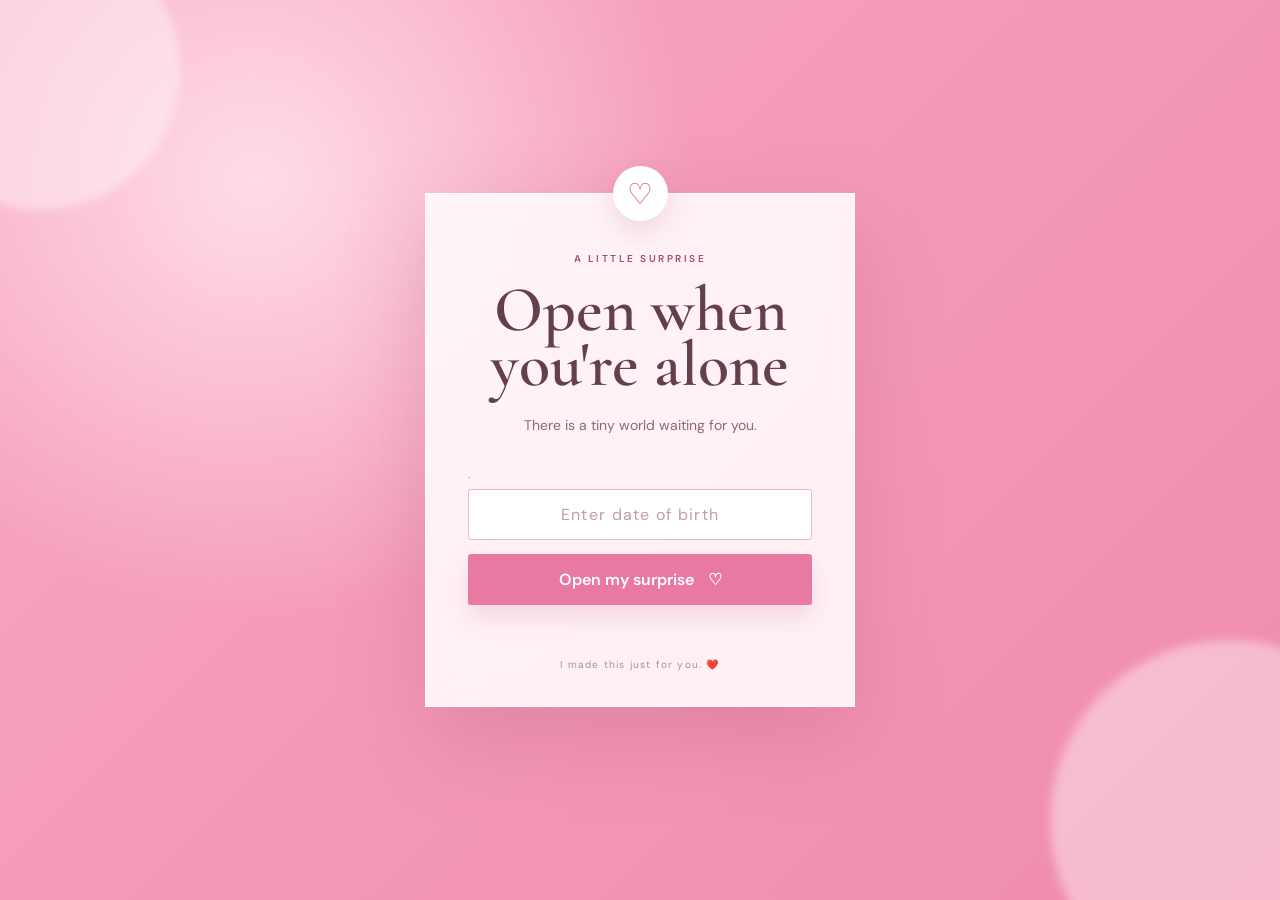
<file: index.html>
<!DOCTYPE html>
<html lang="en">
<head>
    <meta charset="UTF-8">
    <meta name="viewport" content="width=device-width, initial-scale=1.0">

    <title>Happy Birthday Nada ♡</title>

    <link rel="preconnect" href="https://fonts.googleapis.com">
    <link rel="preconnect" href="https://fonts.gstatic.com" crossorigin>

    <link href="https://fonts.googleapis.com/css2?family=Cormorant+Garamond:wght@400;500;600;700&family=DM+Sans:wght@400;500;600&family=Great+Vibes&display=swap" rel="stylesheet">

    <link rel="stylesheet" href="style.css">
</head>

<body>

<!-- =========================================================
     PASSWORD SCREEN
========================================================= -->

<section id="lockScreen" class="screen lock-screen">

    <div class="glow glow-one"></div>
    <div class="glow glow-two"></div>

    <div class="lock-card">

        <div class="heart-badge">♡</div>

        <span class="eyebrow">
            A LITTLE SURPRISE
        </span>

        <h1>
            Open when<br>
            you're alone
        </h1>

        <p>
            There is a tiny world waiting for you.
        </p>

        <form id="unlockForm">

            <label for="password">
               .
            </label>

            <input
                id="password"
                type="password"
                inputmode="numeric"
                autocomplete="off"
                placeholder="Enter date of birth"
                maxlength="16"
                required
            >

            <button type="submit">
                Open my surprise
                <span>♡</span>
            </button>

            <div id="loginError"></div>

        </form>

        <small>
I made this just for you. ❤️        </small>

    </div>

</section>


<!-- =========================================================
     CAKE SCREEN
========================================================= -->

<section id="cakeScene" class="screen cake-scene hidden">

    <div class="scene-title">
     A cake just for you ♡
    </div>

    <div class="cake-hint">
        TAP THE CAKE ♡
    </div>

    <button id="cakeButton" class="cake-button">

        <div class="flame flame1"></div>
        <div class="flame flame2"></div>
        <div class="flame flame3"></div>

        <div class="candle candle1"></div>
        <div class="candle candle2"></div>
        <div class="candle candle3"></div>

        <div class="cake-top">
            ♡
        </div>

        <div class="cake-middle"></div>

        <div class="cake-bottom"></div>

        <div class="plate"></div>

    </button>

    <div id="flowerAnimation"></div>

</section>


<!-- =========================================================
     MAIN WEBSITE
========================================================= -->

<main id="mainSite" class="hidden">


<!-- =========================================================
     HERO
========================================================= -->

<header class="hero">

    <div id="heroPetals"></div>

    <div class="hero-content">

        <span class="eyebrow">
            HAPPY BIRTHDAY NADOD ❤️

        </span>

        <h2>
           HAPPY BIRTHDAY <br>
            <em>Nada❤️</em>
        </h2>

      

        <div class="scroll-cue">
            CHOOSE YOUR LITTLE SURPRISE
            <span>↓</span>
        </div>

    </div>

</header>


<!-- =========================================================
     THREE CHOICES
========================================================= -->

<section id="threeDoors" class="choices-section">

    <div class="section-intro">

        <span class="eyebrow">
            OPEN ONE
        </span>

        <h3>
            Where should we go first?
        </h3>

    </div>


    <div class="choices">


        <!-- OPTION 1 -->

        <button
            class="choice"
            onclick="window.location.href='video.html'"
        >

            <div class="choice-art flowers-choice">

                <strong>01</strong>

                <span>✿</span>
                <span>❀</span>
                <span>✿</span>

            </div>

            <div class="choice-text">

                <small>
                  .
                </small>

                <h4>
                    The song & flowers
                </h4>

                <p>
                    Something soft that reminds me of you.
                </p>

                <b>
                    OPEN THIS PART →
                </b>

            </div>

        </button>



        <!-- OPTION 2 -->

        <button
            class="choice"
            onclick="window.location.href='memories.html'"
        >

            <div class="choice-art memories-choice">

                <strong>02</strong>

                <div class="polaroid p1"></div>
                <div class="polaroid p2"></div>
                <div class="polaroid p3"></div>

            </div>

            <div class="choice-text">

                <small>
                    .
                </small>

                <h4>
                     memories
                </h4>

                <p>
Little memories I never want you to forget.
                </p>

                <b>
                    OPEN THIS PART →
                </b>

            </div>

        </button>



        <!-- OPTION 3 -->

        <button
            class="choice"
            onclick="window.location.href='letter.html'"
        >

            <div class="choice-art letter-choice">

                <strong>03</strong>

                <span>
                    .
                </span>

                <i>
                    Nada
                </i>

            </div>

            <div class="choice-text">

                <small>
                  .
                </small>

                <h4>
                    A letter for you
                </h4>

                <p>
Some things are easier to write down than say.
                </p>

                <b>
                    OPEN THIS PART →
                </b>

            </div>

        </button>


    </div>

</section>


<!-- =========================================================
     BACK BUTTON
========================================================= -->

<div class="back-top">

    <button id="backTop">
        ↑ BACK TO THE THREE DOORS
    </button>

</div>


<script src="script.js"></script>

</body>
</html>
</file>
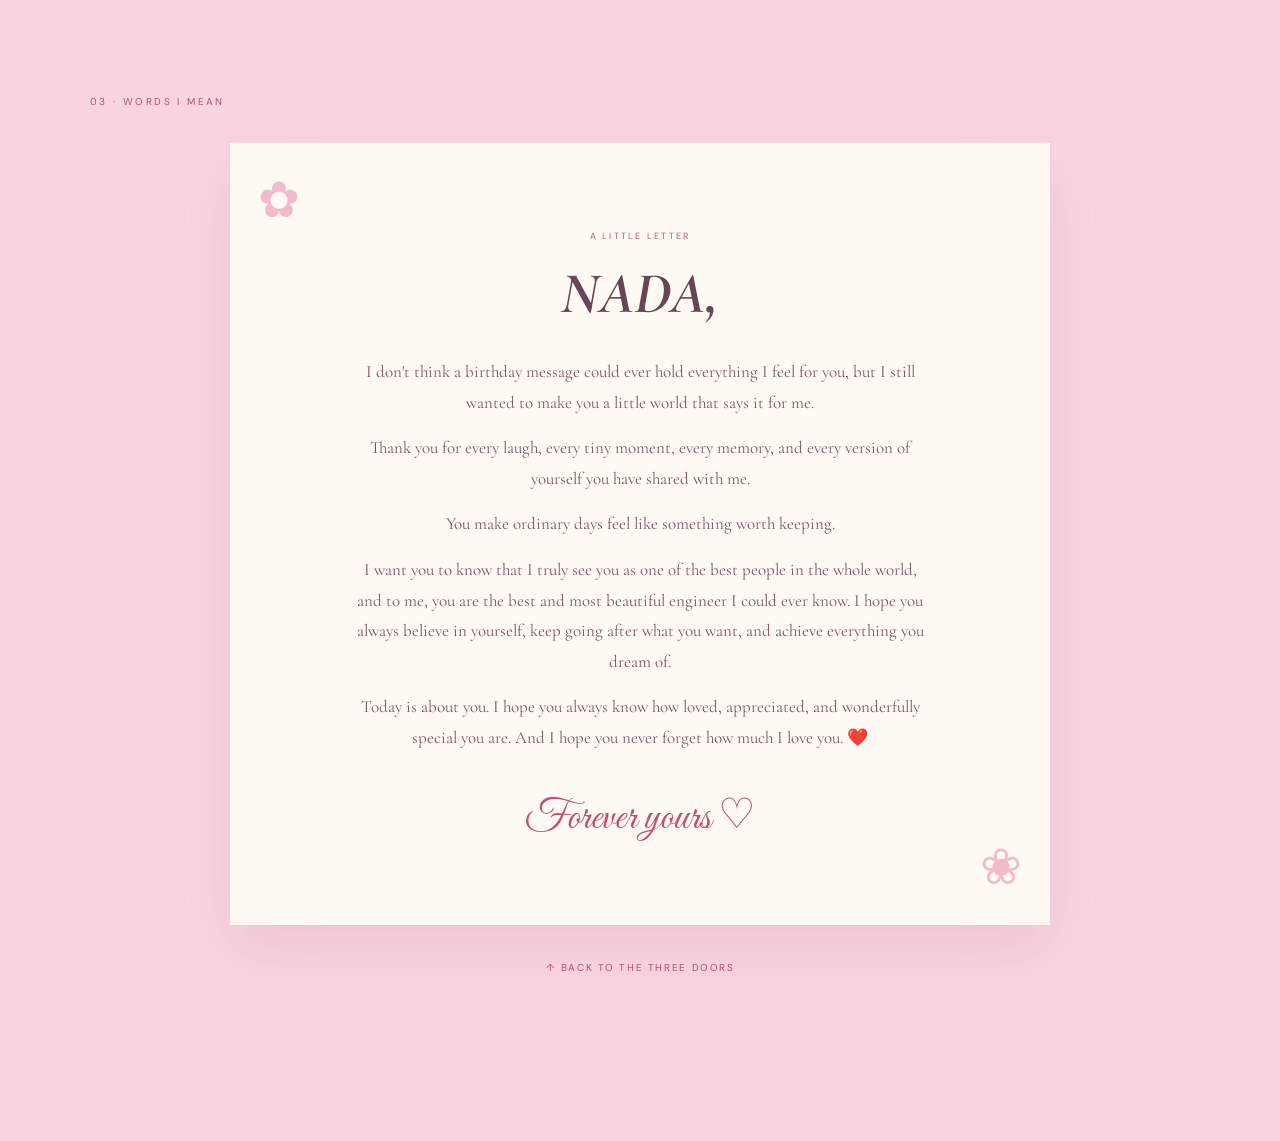
<file: letter.html>
<!DOCTYPE html>
<html lang="en">

<head>

    <meta charset="UTF-8">

    <meta 
        name="viewport"
        content="width=device-width, initial-scale=1.0"
    >

    <title>A Letter For You ♡</title>

    <link
        rel="preconnect"
        href="https://fonts.googleapis.com"
    >

    <link
        rel="preconnect"
        href="https://fonts.gstatic.com"
        crossorigin
    >

    <link
        href="https://fonts.googleapis.com/css2?family=Cormorant+Garamond:wght@400;500;600;700&family=DM+Sans:wght@400;500;600&family=Great+Vibes&display=swap"
        rel="stylesheet"
    >

    <link
        rel="stylesheet"
        href="style.css"
    >

</head>

<body>

<section
    class="content-section letter-section"
    style="min-height:100vh;"
>

    <div class="section-label">
        03 · WORDS I MEAN
    </div>


    <article class="letter-card reveal visible">

        <div class="letter-decoration left">
            ✿
        </div>

        <div class="letter-decoration right">
            ❀
        </div>


        <span class="letter-small">
            A LITTLE LETTER
        </span>


        <h3>
           NADA,
        </h3>


        <p>
            I don't think a birthday message could ever
            hold everything I feel for you, but I still
            wanted to make you a little world that says
            it for me.
        </p>


        <p>
            Thank you for every laugh, every tiny moment,
            every memory, and every version of yourself
            you have shared with me.
        </p>


        <p>
            You make ordinary days feel like something
            worth keeping.
        </p>


        <p>
            I want you to know that I truly see you as one of the best people in the whole world, and to me, you are the best and most beautiful engineer I could ever know. I hope you always believe in yourself, 
            keep going after what you want, and achieve everything you dream of.
        </p>


        <p>
            Today is about you.
I hope you always know how loved,
appreciated, and wonderfully special you are.
And I hope you never forget how much I love you. ❤️

        </p>


        <div class="signature">
            Forever yours ♡
        </div>

    </article>


    <div class="back-top">

       <button id="backTop">
        ↑ BACK TO THE THREE DOORS
    </button>

    </div>

</section>


<!-- BACKGROUND MUSIC -->

<audio
    id="letterBackgroundMusic"
    src="assets/letter-song.mp3.mpeg"
    autoplay
    loop
    preload="auto"
></audio>


<script>

    const letterMusic =
        document.getElementById("letterBackgroundMusic");

    letterMusic.volume = 0.45;


    letterMusic.play().catch(function () {

        document.addEventListener(
            "click",
            function startMusic() {

                letterMusic.play().catch(function () {});

                document.removeEventListener(
                    "click",
                    startMusic
                );

            },
            { once: true }
        );

    });

</script>


<script src="script.js"></script>

</body>
</html>
</file>
<file: style.css>
*{
    box-sizing:border-box;
}

html{
    scroll-behavior:smooth;
}

body{
    margin:0;
    background:#f9d5e1;
    color:#593d49;
    font-family:"DM Sans",sans-serif;
}

button,
input{
    font:inherit;
}

button{
    cursor:pointer;
}

.hidden{
    display:none!important;
}


/* =========================================================
   VARIABLES
========================================================= */

:root{

    --pink:#f6a4c1;
    --pink-dark:#ed789f;
    --deep:#b94373;

    --cream:#fff9f5;
    --pink-bg:#f9d5e1;

    --text:#593d49;
    --muted:#94717d;
}



/* =========================================================
   COMMON
========================================================= */

.screen{
    min-height:100svh;
    width:100%;
    display:grid;
    place-items:center;
    position:relative;
    overflow:hidden;
}

.eyebrow{
    font-size:10px;
    letter-spacing:.25em;
    font-weight:600;
    color:#a4496e;
}



/* =========================================================
   PASSWORD
========================================================= */

.lock-screen{

    padding:25px;

    background:
        radial-gradient(
            circle at 20% 20%,
            #ffdce9,
            transparent 35%
        ),
        linear-gradient(
            135deg,
            #f8a8c4,
            #f08bad
        );
}

.glow{
    position:absolute;
    border-radius:50%;
    background:#fff;
    opacity:.4;
    filter:blur(5px);
}

.glow-one{
    width:280px;
    height:280px;
    left:-100px;
    top:-70px;
}

.glow-two{
    width:360px;
    height:360px;
    right:-130px;
    bottom:-100px;
}

.lock-card{

    position:relative;

    width:min(430px,100%);

    padding:52px 42px 35px;

    text-align:center;

    background:rgba(255,249,250,.92);

    border:1px solid rgba(255,255,255,.8);

    box-shadow:
        0 30px 80px rgba(169,71,107,.24);

    backdrop-filter:blur(12px);
}

.heart-badge{

    width:55px;
    height:55px;

    margin:-80px auto 25px;

    border-radius:50%;

    display:grid;
    place-items:center;

    background:white;

    color:#d65a88;

    font-size:29px;

    box-shadow:
        0 10px 28px rgba(169,71,107,.17);
}

.lock-card h1{

    font-family:"Cormorant Garamond",serif;

    font-size:clamp(45px,9vw,64px);

    line-height:.86;

    font-weight:600;

    color:#643f4d;

    margin:15px 0;
}

.lock-card p{

    font-size:14px;
    line-height:1.7;

    color:#8d6875;

    margin:22px auto 30px;

    max-width:290px;
}

.lock-card form{
    text-align:left;
}

.lock-card label{

    display:block;

    margin-bottom:8px;

    font-size:10px;

    letter-spacing:.2em;

    text-transform:uppercase;

    color:#8c596c;
}

.lock-card input{

    width:100%;

    padding:14px;

    border:1px solid #edb8ca;

    border-radius:3px;

    background:white;

    text-align:center;

    color:#633f4e;

    letter-spacing:.25em;

}

.lock-card input::placeholder{

    color:#c59aa9;

    letter-spacing:.08em;
}

.lock-card form button{

    width:100%;

    margin-top:14px;

    padding:15px;

    border:0;

    border-radius:3px;

    background:#e879a3;

    color:white;

    font-weight:600;

    box-shadow:
        0 12px 25px rgba(209,90,133,.18);
}

.lock-card form button span{
    margin-left:10px;
}

#loginError{

    height:18px;

    margin-top:10px;

    text-align:center;

    font-size:11px;

    color:#b9446d;
}

.lock-card small{

    display:block;

    margin-top:25px;

    color:#b18a98;

    font-size:10px;

    letter-spacing:.12em;
}



/* =========================================================
   CAKE
========================================================= */

.cake-scene{

    background:
        radial-gradient(
            circle at 50% 42%,
            #fff5f8 0,
            #fbd1df 42%,
            #f3a2bd 100%
        );
}

.scene-title{

    position:absolute;

    top:10%;

    font-family:"Great Vibes",cursive;

    font-size:28px;

    color:#a84b70;
}

.cake-hint{

    position:absolute;

    bottom:10%;

    font-size:10px;

    letter-spacing:.22em;

    color:#9d5873;

    animation:hint 1.7s infinite;
}

.cake-button{

    position:relative;

    width:270px;
    height:245px;

    border:0;

    background:transparent;

    filter:
        drop-shadow(
            0 28px 22px rgba(166,62,105,.2)
        );

    animation:cakeFloat 3.5s infinite ease-in-out;
}

.plate{

    position:absolute;

    left:25px;
    bottom:19px;

    width:220px;
    height:25px;

    border-radius:50%;

    background:white;

    box-shadow:
        inset 0 -6px 0 #edc0cf;
}

.cake-bottom{

    position:absolute;

    left:45px;
    bottom:39px;

    width:180px;
    height:62px;

    border-radius:10px;

    background:
        linear-gradient(
            #f7a9c4,
            #ef7fa6
        );

    border:3px solid #fff0f5;
}

.cake-middle{

    position:absolute;

    left:45px;
    bottom:84px;

    width:180px;
    height:48px;

    border-radius:10px;

    background:#fff7f2;

    border:3px solid #f2ccd8;
}

.cake-top{

    position:absolute;

    left:45px;
    bottom:116px;

    width:180px;
    height:55px;

    border-radius:50%;

    display:grid;
    place-items:center;

    background:#fff9f5;

    border:3px solid #f1c6d4;

    color:#df719a;

    font-size:25px;
}

.candle{

    position:absolute;

    bottom:164px;

    width:13px;
    height:40px;

    border-radius:4px;

    background:
        repeating-linear-gradient(
            135deg,
            #f184a9 0 5px,
            #fff5f7 5px 10px
        );

    z-index:3;
}

.candle1{left:93px}
.candle2{left:129px}
.candle3{left:165px}

.flame{

    position:absolute;

    bottom:202px;

    width:13px;
    height:20px;

    background:#ffb26d;

    border-radius:
        70% 30% 70% 30%;

    transform:rotate(45deg);

    filter:
        drop-shadow(
            0 0 9px #ffbb72
        );

    animation:flicker .55s infinite alternate;

    z-index:5;
}

.flame1{left:93px}
.flame2{left:129px}
.flame3{left:165px}



/* =========================================================
   FLOWER EXPLOSION
========================================================= */

/*
 * IMPORTANT:
 * The flower layer is COMPLETELY hidden when the page loads.
 * It only becomes visible after clicking the cake.
 */

#flowerAnimation{

    position:fixed;

    inset:0;

    z-index:1000;

    pointer-events:none;

    overflow:hidden;

    display:none;

    background:
        radial-gradient(
            circle at 50% 45%,
            rgba(255,255,255,.98) 0%,
            rgba(255,247,251,.96) 22%,
            rgba(252,220,233,.95) 52%,
            rgba(237,164,190,.96) 100%
        );
}


/*
 * ONLY show the layer when active.
 */

#flowerAnimation.active{
    display:block;
}



/* =========================================================
   REALISTIC DRAWN FLOWER
========================================================= */

.orbit-flower{

    position:absolute;

    left:50%;
    top:50%;

    width:58px;
    height:58px;

    opacity:0;

    transform:
        translate(-50%,-50%)
        rotate(var(--angle))
        translateX(0)
        scale(.08);

    animation:
        flowerOrbit
        var(--orbit-duration)
        cubic-bezier(.18,.82,.22,1)
        var(--delay)
        forwards;

    filter:
        drop-shadow(
            0 7px 9px
            rgba(126,48,79,.18)
        );

    transform-origin:center center;

    will-change:
        transform,
        opacity;
}


/* =========================================================
   FLOWER PETALS
========================================================= */

.orbit-flower::before{

    content:"";

    position:absolute;

    left:50%;
    top:50%;

    width:52px;
    height:52px;

    transform:
        translate(-50%,-50%);

    border-radius:50%;

    background:

        radial-gradient(
            ellipse 38% 56%
            at 50% 8%,
            var(--petal-light) 0 36%,
            var(--flower-color) 62%,
            transparent 66%
        ),

        radial-gradient(
            ellipse 38% 56%
            at 92% 34%,
            var(--petal-light) 0 36%,
            var(--flower-color) 62%,
            transparent 66%
        ),

        radial-gradient(
            ellipse 38% 56%
            at 82% 82%,
            var(--petal-light) 0 36%,
            var(--flower-color) 62%,
            transparent 66%
        ),

        radial-gradient(
            ellipse 38% 56%
            at 18% 82%,
            var(--petal-light) 0 36%,
            var(--flower-color) 62%,
            transparent 66%
        ),

        radial-gradient(
            ellipse 38% 56%
            at 8% 34%,
            var(--petal-light) 0 36%,
            var(--flower-color) 62%,
            transparent 66%
        );

    filter:
        drop-shadow(
            0 1px 1px
            rgba(116,48,76,.10)
        );
}


/* =========================================================
   FLOWER CENTER
========================================================= */

.orbit-flower::after{

    content:"";

    position:absolute;

    left:50%;
    top:50%;

    width:15px;
    height:15px;

    transform:
        translate(-50%,-50%);

    border-radius:50%;

    background:
        radial-gradient(
            circle at 35% 30%,
            #fff7b0 0 18%,
            #ffd866 35%,
            #e9a936 72%,
            #c77b28 100%
        );

    box-shadow:

        0 0 0 3px
        rgba(255,214,111,.22),

        0 0 10px
        rgba(255,199,74,.65);

    z-index:4;
}


/* =========================================================
   FLOWER COLORS
========================================================= */

.flower-red{

    --flower-color:#e84f73;
    --petal-light:#ffb0c4;
}

.flower-pink{

    --flower-color:#ee7399;
    --petal-light:#ffc2d5;
}

.flower-rose{

    --flower-color:#d94f82;
    --petal-light:#f8a6c0;
}

.flower-white{

    --flower-color:#fff8f7;
    --petal-light:#ffffff;
}

.flower-yellow{

    --flower-color:#f3bd4d;
    --petal-light:#ffe7a1;
}

.flower-purple{

    --flower-color:#a978c5;
    --petal-light:#d9bce8;
}

.flower-blue{

    --flower-color:#76a9dc;
    --petal-light:#bdd9f4;
}

.flower-peach{

    --flower-color:#ee987e;
    --petal-light:#ffd0bd;
}


/* =========================================================
   FLOWER SIZES
========================================================= */

.orbit-flower.small{

    width:40px;
    height:40px;
}

.orbit-flower.small::before{

    width:36px;
    height:36px;
}

.orbit-flower.small::after{

    width:11px;
    height:11px;
}


.orbit-flower.big{

    width:76px;
    height:76px;
}

.orbit-flower.big::before{

    width:70px;
    height:70px;
}

.orbit-flower.big::after{

    width:19px;
    height:19px;
}


/* =========================================================
   FLOWER ORBIT + FLY + FALL
========================================================= */

@keyframes flowerOrbit{

    0%{

        opacity:0;

        transform:
            translate(-50%,-50%)
            rotate(var(--angle))
            translateX(0)
            scale(.08);
    }


    8%{

        opacity:1;
    }


    25%{

        opacity:1;

        transform:
            translate(-50%,-50%)
            rotate(calc(var(--angle) + 70deg))
            translateX(var(--radius-one))
            rotate(-70deg)
            scale(.72);
    }


    48%{

        opacity:1;

        transform:
            translate(-50%,-50%)
            rotate(calc(var(--angle) + 170deg))
            translateX(var(--radius-two))
            rotate(-170deg)
            scale(1);
    }


    66%{

        opacity:1;

        transform:
            translate(-50%,-50%)
            rotate(calc(var(--angle) + 285deg))
            translateX(var(--radius-three))
            rotate(-285deg)
            scale(1.08);
    }


    78%{

        opacity:.98;

        transform:
            translate(-50%,-50%)
            rotate(calc(var(--angle) + 360deg))
            translateX(var(--radius-four))
            rotate(-360deg)
            scale(.96);
    }


    100%{

        opacity:0;

        transform:
            translate(-50%,-50%)
            translate(
                var(--fall-x),
                var(--fall-y)
            )
            rotate(620deg)
            scale(.62);
    }

}



/* =========================================================
   HERO
========================================================= */

.hero{

    min-height:75svh;

    position:relative;

    display:grid;

    place-items:center;

    text-align:center;

    overflow:hidden;

    background:
        linear-gradient(
            145deg,
            #f4a0be,
            #ef83aa
        );
}

.hero-content{
    position:relative;
    z-index:2;
}

.hero h2{

    margin:18px 0 22px;

    color:white;

    font-family:
        "Cormorant Garamond",
        serif;

    font-size:
        clamp(
            58px,
            11vw,
            120px
        );

    line-height:.78;

    font-weight:500;
}

.hero h2 em{

    font-family:"Great Vibes",cursive;

    font-style:normal;

    font-weight:400;
}

.hero p{

    color:#fff9fb;

    font-size:14px;
}

.scroll-cue{

    margin-top:50px;

    color:white;

    font-size:9px;

    letter-spacing:.25em;
}

.scroll-cue span{

    display:block;

    margin-top:12px;

    font-size:18px;
}

.hero-petal{

    position:absolute;

    color:#ffffff88;

    animation:
        heroDrift 8s linear infinite;
}



/* =========================================================
   CHOICES
========================================================= */

.choices-section{

    padding:
        100px
        6vw
        120px;

    background:#f9d5e1;
}

.section-intro{

    text-align:center;

    margin-bottom:55px;
}

.section-intro h3{

    margin:15px 0;

    color:#643f4d;

    font-family:
        "Cormorant Garamond",
        serif;

    font-size:
        clamp(
            42px,
            6vw,
            70px
        );

    line-height:.9;
}

.choices{

    max-width:1100px;

    margin:auto;

    display:grid;

    grid-template-columns:
        repeat(3,1fr);

    gap:22px;
}

.choice{

    padding:0;

    border:0;

    text-align:left;

    background:#fff9f5;

    box-shadow:
        0 18px 50px
        rgba(169,74,106,.10);

    transition:.35s;

    overflow:hidden;
}

.choice:hover{

    transform:translateY(-9px);

    box-shadow:
        0 28px 60px
        rgba(169,74,106,.17);
}

.choice-art{

    height:260px;

    position:relative;

    overflow:hidden;

    display:grid;

    place-items:center;
}

.choice-art strong{

    position:absolute;

    top:16px;
    left:18px;

    color:white;

    font-size:10px;

    letter-spacing:.18em;
}



/* FLOWER CHOICE */

.flowers-choice{

    background:
        linear-gradient(
            145deg,
            #f5a2be,
            #e979a1
        );

    color:white;
}

.flowers-choice span{

    position:absolute;

    font-size:90px;
}

.flowers-choice span:nth-child(2){

    transform:
        translate(-70px,-30px)
        rotate(-20deg);
}

.flowers-choice span:nth-child(3){

    font-size:120px;

    transform:
        translate(40px,10px);
}

.flowers-choice span:nth-child(4){

    transform:
        translate(80px,-80px)
        rotate(20deg);
}



/* MEMORY CHOICE */

.memories-choice{

    background:#edc8d5;
}

.polaroid{

    position:absolute;

    width:115px;
    height:145px;

    background:white;

    box-shadow:
        0 12px 25px
        rgba(143,77,101,.12);
}

.polaroid:after{

    content:"♡";

    width:95px;
    height:105px;

    margin:10px;

    display:grid;

    place-items:center;

    background:#f4b3c8;

    color:white;

    font-size:32px;
}

.p1{

    transform:
        rotate(-13deg)
        translate(-42px,3px);
}

.p2{

    transform:
        rotate(4deg)
        translate(18px,-9px);
}

.p3{

    transform:
        rotate(15deg)
        translate(65px,14px);
}



/* LETTER CHOICE */

.letter-choice{

    background:#fff8f2;

    color:#a35a75;

    font-family:"Great Vibes",cursive;

    font-size:34px;

    display:block;

    padding:70px 30px;
}

.letter-choice i{

    display:block;

    text-align:center;

    margin-top:-5px;

    font-family:
        "Cormorant Garamond",
        serif;

    font-size:56px;

    font-style:italic;
}

.letter-choice strong{
    color:#a35a75;
}



.choice-text{

    padding:
        24px
        25px
        28px;
}

.choice-text small{

    color:#b36b84;

    font-size:9px;

    letter-spacing:.19em;
}

.choice-text h4{

    margin:10px 0;

    color:#62404c;

    font-family:
        "Cormorant Garamond",
        serif;

    font-size:34px;

    line-height:1;
}

.choice-text p{

    margin:
        0
        0
        20px;

    color:#94717d;

    font-size:12px;

    line-height:1.6;
}

.choice-text b{

    color:#bf4f79;

    font-size:10px;

    letter-spacing:.12em;
}



/* =========================================================
   CONTENT SECTIONS
========================================================= */

.content-section{

    padding:
        95px
        6vw;

    scroll-margin-top:20px;
}

.section-label{

    max-width:1100px;

    margin:
        0
        auto
        35px;

    color:#b34e76;

    font-size:10px;

    letter-spacing:.24em;
}

.content-grid{

    max-width:1100px;

    margin:auto;

    display:grid;

    grid-template-columns:
        .8fr 1.2fr;

    gap:22px;
}

.cream-card{

    background:#fffaf6;

    padding:28px;

    box-shadow:
        0 20px 55px
        rgba(169,74,106,.10);
}

.card-head{

    display:flex;

    justify-content:space-between;

    align-items:center;

    color:#9e536e;

    font-size:9px;

    letter-spacing:.2em;
}

.card-head b{

    font-size:20px;

    font-weight:400;
}



/* =========================================================
   BOUQUET
========================================================= */

.bouquet{

    height:370px;

    position:relative;

    display:grid;

    place-items:center;
}

.stem{

    position:absolute;

    width:4px;
    height:170px;

    bottom:60px;

    background:#8eb18c;

    transform-origin:bottom;
}

.stem1{transform:rotate(-20deg)}
.stem2{transform:rotate(-7deg)}
.stem3{transform:rotate(10deg)}
.stem4{transform:rotate(24deg)}

.flower{

    position:absolute;

    color:#ef8bad;

    font-size:76px;

    filter:
        drop-shadow(
            0 8px 5px
            rgba(163,74,102,.08)
        );
}

.flower1{
    transform:translate(-65px,-50px);
}

.flower2{

    transform:translate(0,-95px);

    font-size:95px;
}

.flower3{
    transform:translate(63px,-30px);
}

.flower4{

    transform:translate(0,-5px);

    font-size:65px;
}

.ribbon{

    position:absolute;

    bottom:48px;

    padding:12px 25px;

    border-radius:50%;

    background:#ef8eac;

    color:white;

    font-size:25px;
}

.flower-caption{

    text-align:center;

    color:#c2537c;

    font-family:
        "Cormorant Garamond",
        serif;

    font-size:18px;

    letter-spacing:.08em;
}



/* =========================================================
   VIDEO
========================================================= */

.video-container{

    position:relative;

    margin-top:22px;

    aspect-ratio:16/9;

    background:#f2d0db;

    overflow:hidden;
}

.video-container video{

    width:100%;
    height:100%;

    object-fit:cover;

    display:block;
}

.video-placeholder{

    position:absolute;

    inset:0;

    display:grid;

    place-items:center;

    align-content:center;

    gap:10px;

    padding:20px;

    text-align:center;

    color:white;

    background:
        linear-gradient(
            135deg,
            #f3a3bd,
            #df769d
        );
}

.play-circle{

    width:56px;
    height:56px;

    border:1px solid white;

    border-radius:50%;

    display:grid;

    place-items:center;
}

.music-player{

    margin-top:13px;

    padding:12px;

    display:flex;

    align-items:center;

    gap:12px;

    background:#f6a0bb;

    color:white;
}

.music-player button{

    width:34px;
    height:34px;

    border:0;

    border-radius:50%;

    background:white;

    color:#d8648c;
}

.music-player span{

    flex:1;

    font-size:10px;
}

.music-player input{
    width:80px;
}

.equalizer{

    height:25px;

    display:flex;

    align-items:end;

    gap:3px;
}

.equalizer i{

    width:3px;
    height:8px;

    display:block;

    border-radius:2px;

    background:white;
}

.equalizer.playing i{

    animation:
        equalizer .55s infinite alternate;
}



/* =========================================================
   MEMORIES
========================================================= */

.memories-section{

    background:#f5b2c9;
}

.memory-heading{

    text-align:center;

    margin-bottom:50px;
}

.memory-heading span{

    color:#9f506e;

    font-size:10px;

    letter-spacing:.22em;
}

.memory-heading h3{

    margin:17px 0;

    color:white;

    font-family:
        "Cormorant Garamond",
        serif;

    font-size:
        clamp(
            46px,
            7vw,
            80px
        );

    line-height:.82;
}

.memory-heading em{

    font-family:
        "Great Vibes",
        cursive;

    font-style:normal;

    font-size:.8em;
}

.memory-grid{

    max-width:1100px;

    margin:auto;

    display:grid;

    grid-template-columns:
        repeat(3,1fr);

    gap:18px;
}

.memory{

    border:0;

    padding:
        10px
        10px
        15px;

    background:white;

    box-shadow:
        0 15px 30px
        rgba(142,64,92,.13);

    transition:.3s;
}

.memory:hover{

    transform:
        translateY(-7px)
        rotate(-1deg);
}

.memory:nth-child(even){

    transform:
        rotate(1.5deg);
}
.memory img,
.memory video {
    width: 100%;
    aspect-ratio: 1 / 1;
    display: block;
    object-fit: cover;
}

.memory span{

    display:block;

    margin-top:9px;

    color:#9a5b70;

    font-family:
        "Cormorant Garamond",
        serif;

    font-size:16px;

    font-style:italic;
}



/* =========================================================
   LETTER
========================================================= */

.letter-section{

    background:#f9d5e1;
}

.letter-card{

    max-width:820px;

    margin:
        10px
        auto
        30px;

    padding:
        80px
        11%;

    position:relative;

    background:#fffaf4;

    text-align:center;

    box-shadow:
        0 25px 60px
        rgba(169,74,106,.12);
}

.letter-small{

    color:#b25c78;

    font-size:9px;

    letter-spacing:.25em;
}

.letter-card h3{

    margin:
        14px
        0
        28px;

    color:#684653;

    font-family:
        "Cormorant Garamond",
        serif;

    font-size:58px;

    font-style:italic;
}

.letter-card p{

    margin:15px 0;

    color:#765866;

    font-family:
        "Cormorant Garamond",
        serif;

    font-size:17px;

    line-height:1.8;
}

.signature{

    margin-top:35px;

    color:#c34f79;

    font-family:
        "Great Vibes",
        cursive;

    font-size:42px;
}

.letter-decoration{

    position:absolute;

    color:#efa0b8;

    font-size:50px;

    opacity:.7;
}

.letter-decoration.left{

    top:24px;
    left:28px;
}

.letter-decoration.right{

    right:28px;
    bottom:25px;
}



/* =========================================================
   FOOTER
========================================================= */

footer{

    padding:35px;

    text-align:center;

    color:white;

    background:#ef82a8;

    font-size:9px;

    letter-spacing:.22em;
}

footer b{

    margin:
        0
        12px;

    font-size:18px;
}



/* =========================================================
   BACK
========================================================= */

.back-top{

    padding:
        0
        0
        70px;

    text-align:center;

    background:#f9d5e1;
}

.back-top button{

    border:0;

    background:transparent;

    color:#b34e76;

    font-size:10px;

    letter-spacing:.16em;
}



/* =========================================================
   LIGHTBOX
========================================================= */

.lightbox{

    position:fixed;

    inset:0;

    z-index:999;

    display:grid;

    place-items:center;

    padding:30px;

    background:rgba(62,38,49,.85);
}

.lightbox img{

    max-width:95vw;

    max-height:85vh;

    padding:12px;

    background:white;

    object-fit:contain;
}

.lightbox button{

    position:absolute;

    top:18px;
    right:22px;

    border:0;

    background:transparent;

    color:white;

    font-size:40px;
}



/* =========================================================
   REVEAL
========================================================= */

.reveal{

    opacity:0;

    transform:translateY(25px);

    transition:
        opacity .7s ease,
        transform .7s ease;
}

.reveal.visible{

    opacity:1;

    transform:none;
}



/* =========================================================
   ANIMATIONS
========================================================= */

@keyframes cakeFloat{

    50%{
        transform:translateY(-9px);
    }

}

@keyframes flicker{

    to{

        transform:
            rotate(48deg)
            scale(1.12);

        opacity:.8;
    }

}

@keyframes hint{

    50%{

        opacity:.45;

        transform:
            translateY(4px);
    }

}

@keyframes equalizer{

    to{
        height:22px;
    }

}

@keyframes heroDrift{

    to{

        transform:
            translateY(80vh)
            rotate(180deg);

        opacity:0;
    }

}



/* =========================================================
   RESPONSIVE
========================================================= */

@media(max-width:850px){

    .choices{

        grid-template-columns:1fr;

        max-width:580px;
    }

    .choice{

        display:grid;

        grid-template-columns:
            38% 62%;
    }

    .choice-art{
        height:220px;
    }

    .content-grid{
        grid-template-columns:1fr;
    }

    .memory-grid{
        grid-template-columns:repeat(2,1fr);
    }

}



@media(max-width:600px){

    .lock-card{
        padding:
            45px
            24px
            30px;
    }

    .hero{
        min-height:65svh;
    }

    .choices-section,
    .content-section{

        padding:
            75px
            18px;
    }

    .choice{
        display:block;
    }

    .choice-art{
        height:220px;
    }

    .memory-grid{
        gap:10px;
    }

    .letter-card{

        padding:
            60px
            25px;
    }

    .letter-card p{
        font-size:16px;
    }

    .cake-button{
        transform:scale(.9);
    }

}
</file>
